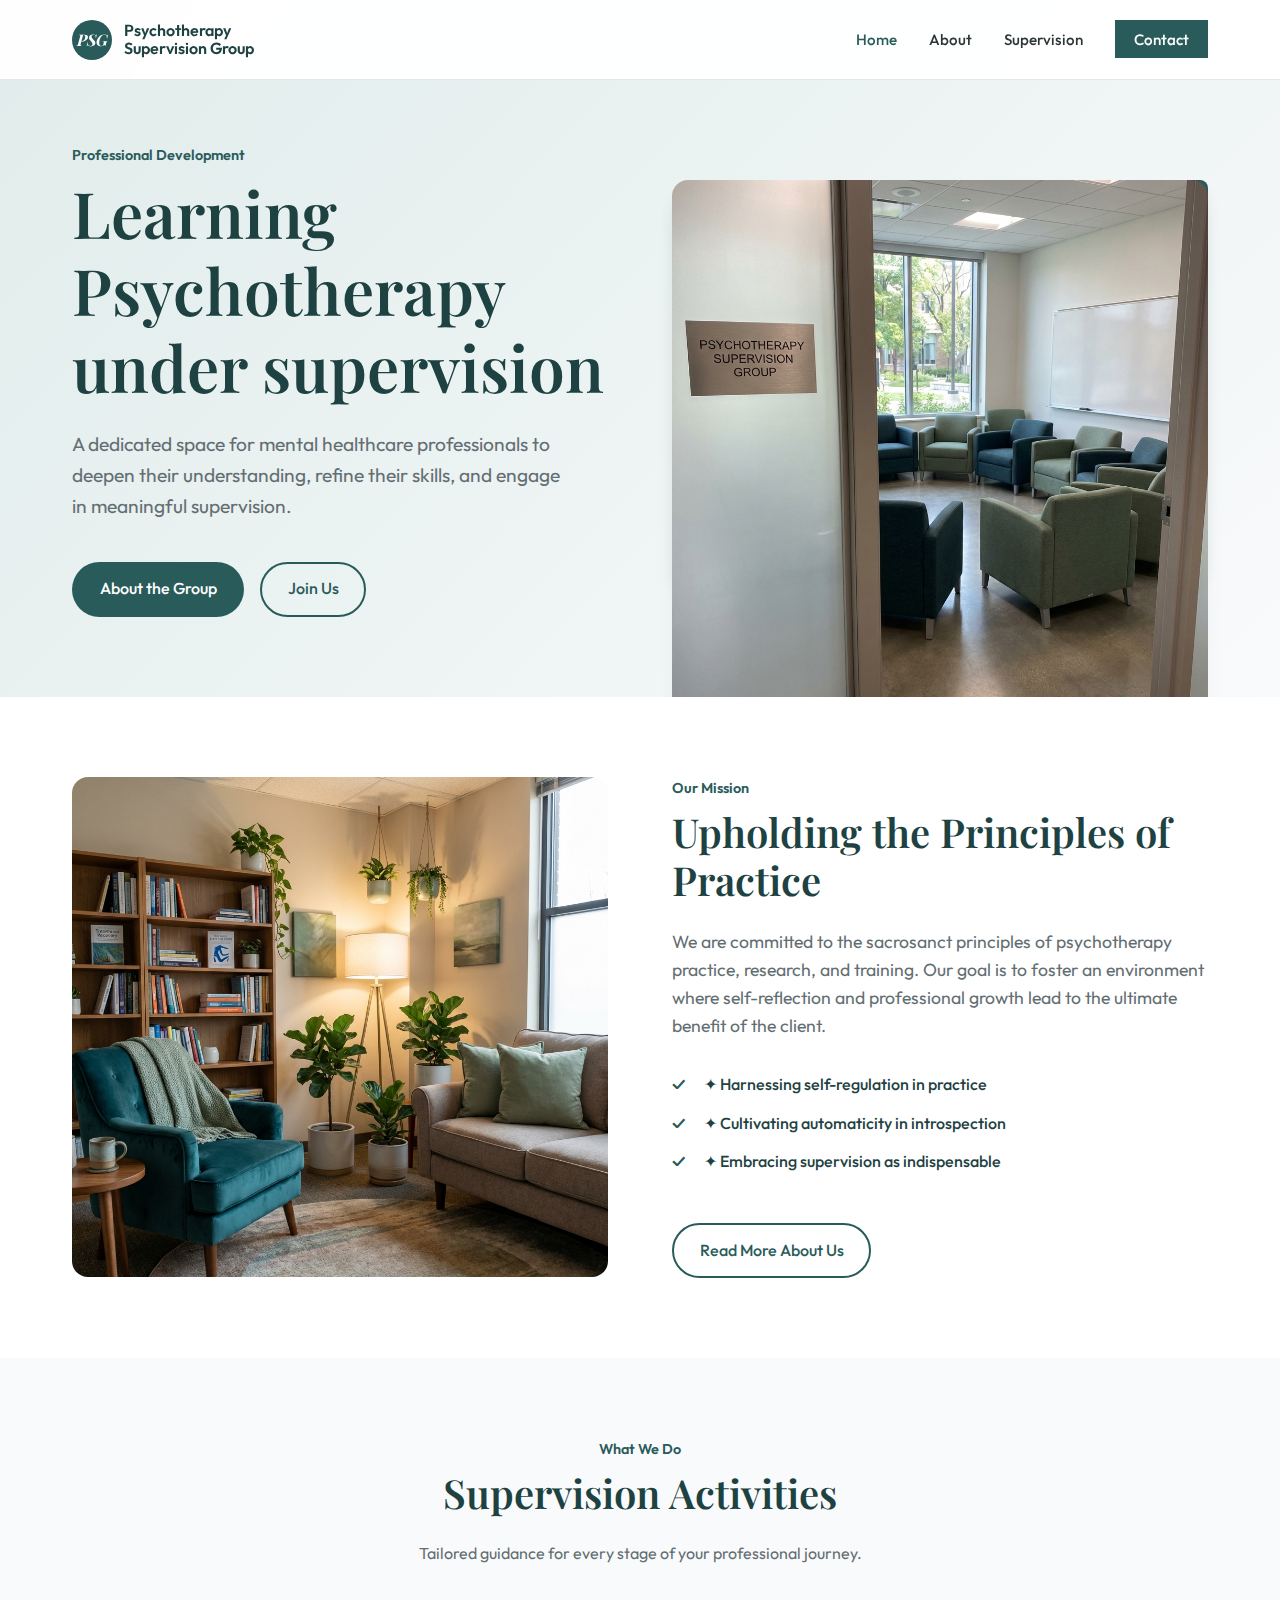
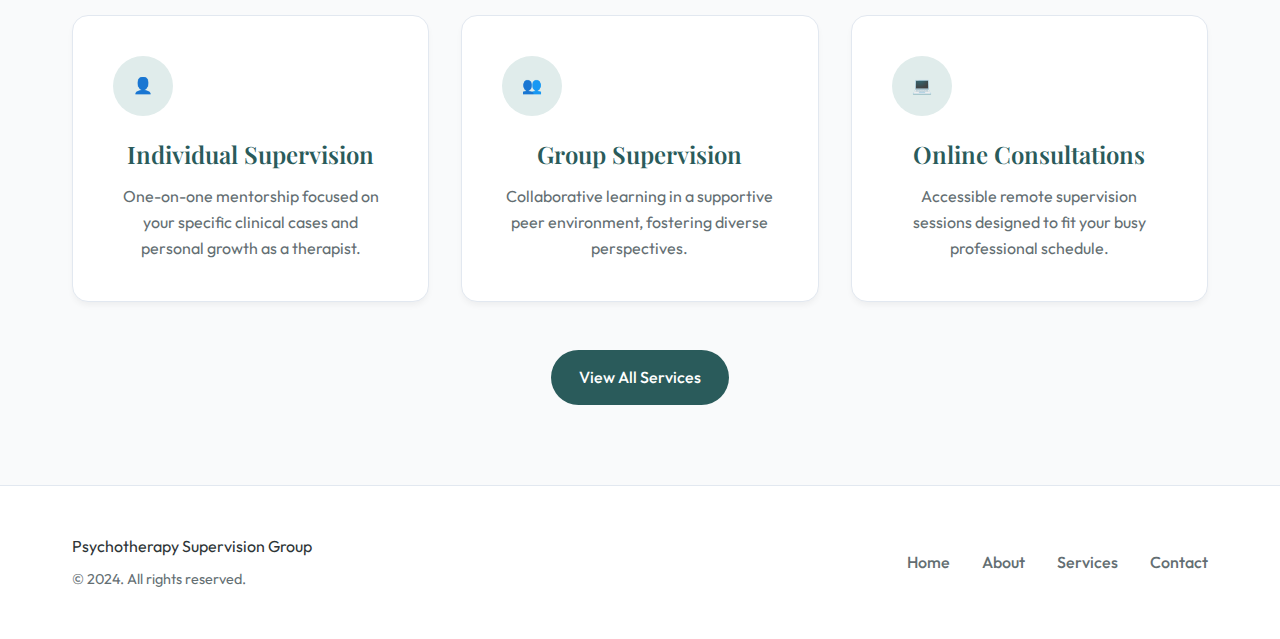
<file: index.html>
<!DOCTYPE html>
<html lang="en">

<head>
    <meta charset="UTF-8">
    <meta name="viewport" content="width=device-width, initial-scale=1.0">
    <title>Psychotherapy Supervision | Professional Development</title>
    <meta name="description"
        content="Professional psychotherapy supervision services for counselors and therapists. Enhance your clinical practice with expert guidance.">

    <!-- Fonts -->
    <link rel="preconnect" href="https://fonts.googleapis.com">
    <link rel="preconnect" href="https://fonts.gstatic.com" crossorigin>
    <link
        href="https://fonts.googleapis.com/css2?family=Outfit:wght@300;400;500;600;700&family=Playfair+Display:ital,wght@0,400;0,600;0,700;1,400&display=swap"
        rel="stylesheet">

    <link rel="stylesheet" href="style.css">

    <!-- Schema.org Markup -->
    <script type="application/ld+json">
    {
      "@context": "https://schema.org",
      "@type": "EducationalOrganization",
      "name": "Psychotherapy Supervision Group",
      "description": "A Group of Mental Healthcare Professionals invested in Learning Psychotherapy under Supervision.",
      "address": {
        "@type": "PostalAddress",
        "addressCountry": "IN"
      }
    }
    </script>
</head>

<body>
    <header class="header">
        <div class="container header-container">
            <a href="index.html" class="logo">
                <span class="logo-symbol">PSG</span>
                <span class="logo-text">Psychotherapy<br>Supervision Group</span>
            </a>

            <button class="mobile-toggle" aria-label="Toggle navigation">
                <span class="bar"></span>
                <span class="bar"></span>
                <span class="bar"></span>
            </button>

            <nav class="nav">
                <ul class="nav-list">
                    <li><a href="index.html" class="nav-link active">Home</a></li>
                    <li><a href="about.html" class="nav-link">About</a></li>
                    <li><a href="services.html" class="nav-link">Supervision</a></li>
                    <li><a href="contact.html" class="nav-link btn-primary">Contact</a></li>
                </ul>
            </nav>
        </div>
    </header>

    <main>
        <!-- Hero Section -->
        <section class="hero">
            <div class="container hero-container">
                <div class="hero-content fade-in-up">
                    <span class="section-badge">Professional Development</span>
                    <h1 class="hero-title">Learning Psychotherapy under supervision</h1>
                    <p class="hero-text">
                        A dedicated space for mental healthcare professionals to deepen their understanding,
                        refine their skills, and engage in meaningful supervision.
                    </p>
                    <div class="hero-actions">
                        <a href="about.html" class="btn btn-primary">About the Group</a>
                        <a href="contact.html" class="btn btn-outline">Join Us</a>
                    </div>
                </div>
                <div class="hero-visual fade-in-up" style="transition-delay: 0.2s;">
                    <div class="hero-image-wrapper">
                        <img src="group-therapy-room.png"
                            alt="Psychotherapy Supervision Group academic clinical setting"
                            style="width: 100%; height: auto; border-radius: var(--radius-md); box-shadow: var(--shadow-lg);">
                    </div>
                </div>
            </div>
        </section>

        <!-- Aims & Objectives Section -->
        <section class="section about-section">
            <div class="container">
                <div class="section-grid">
                    <div class="about-image-wrapper fade-in-up">
                        <img src="about-office.png" alt="A warm, modern, and inviting psychotherapy office space">
                    </div>

                    <div class="about-content fade-in-up" style="transition-delay: 0.2s;">
                        <span class="section-badge">Our Mission</span>
                        <h2 class="section-title">Upholding the Principles of Practice</h2>
                        <p>
                            We are committed to the sacrosanct principles of psychotherapy practice, research, and
                            training.
                            Our goal is to foster an environment where self-reflection and professional growth lead to
                            the
                            ultimate benefit of the client.
                        </p>

                        <ul class="feature-list">
                            <li>
                                <span class="feature-icon">✦</span>
                                Harnessing self-regulation in practice
                            </li>
                            <li>
                                <span class="feature-icon">✦</span>
                                Cultivating automaticity in introspection
                            </li>
                            <li>
                                <span class="feature-icon">✦</span>
                                Embracing supervision as indispensable
                            </li>
                        </ul>

                        <div style="margin-top: 3rem;">
                            <a href="about.html" class="btn btn-outline">Read More About Us</a>
                        </div>
                    </div>
                </div>
            </div>
        </section>

        <!-- Services Teaser -->
        <section class="section services-section">
            <div class="container text-center">
                <span class="section-badge">What We Do</span>
                <h2 class="section-title">Supervision Activities</h2>
                <p style="max-width: 600px; margin: 0 auto; color: var(--text-muted);">
                    Tailored guidance for every stage of your professional journey.
                </p>

                <div class="services-grid">
                    <div class="service-card fade-in-up">
                        <div class="service-icon">👤</div>
                        <h3>Individual Supervision</h3>
                        <p>One-on-one mentorship focused on your specific clinical cases and personal growth as a
                            therapist.</p>
                    </div>
                    <div class="service-card fade-in-up" style="transition-delay: 0.1s;">
                        <div class="service-icon">👥</div>
                        <h3>Group Supervision</h3>
                        <p>Collaborative learning in a supportive peer environment, fostering diverse perspectives.</p>
                    </div>
                    <div class="service-card fade-in-up" style="transition-delay: 0.2s;">
                        <div class="service-icon">💻</div>
                        <h3>Online Consultations</h3>
                        <p>Accessible remote supervision sessions designed to fit your busy professional schedule.</p>
                    </div>
                </div>
                <div style="margin-top: 3rem;">
                    <a href="services.html" class="btn btn-primary">View All Services</a>
                </div>
            </div>
        </section>
    </main>

    <footer class="footer">
        <div class="container">
            <div class="footer-content">
                <div class="footer-brand">
                    <span>Psychotherapy Supervision Group</span>
                    <p>&copy; 2024. All rights reserved.</p>
                </div>
                <div class="footer-links">
                    <a href="index.html">Home</a>
                    <a href="about.html">About</a>
                    <a href="services.html">Services</a>
                    <a href="contact.html">Contact</a>
                </div>
            </div>
        </div>
    </footer>

    <script src="script.js"></script>
</body>

</html>
</file>
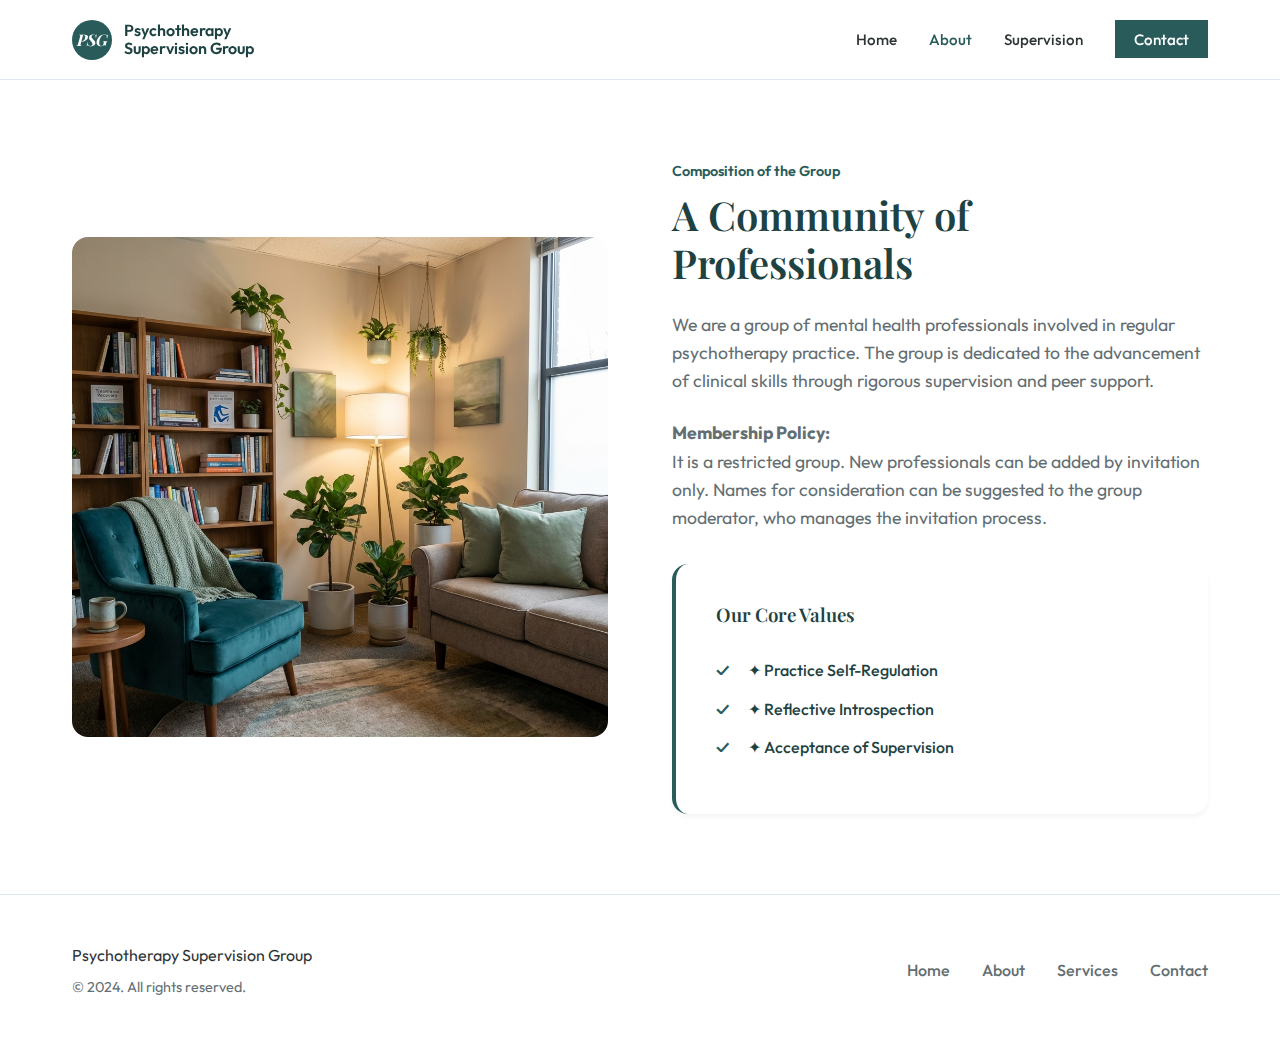
<file: about.html>
<!DOCTYPE html>
<html lang="en">

<head>
    <meta charset="UTF-8">
    <meta name="viewport" content="width=device-width, initial-scale=1.0">
    <title>About | Psychotherapy Supervision</title>
    <meta name="description"
        content="Learn about our experienced psychotherapy supervisors and our approach to clinical development.">
    <!-- Fonts -->
    <link rel="preconnect" href="https://fonts.googleapis.com">
    <link rel="preconnect" href="https://fonts.gstatic.com" crossorigin>
    <link
        href="https://fonts.googleapis.com/css2?family=Outfit:wght@300;400;500;600;700&family=Playfair+Display:ital,wght@0,400;0,600;0,700;1,400&display=swap"
        rel="stylesheet">
    <link rel="stylesheet" href="style.css">
</head>

<body>
    <header class="header">
        <div class="container header-container">
            <a href="index.html" class="logo">
                <span class="logo-symbol">PSG</span>
                <span class="logo-text">Psychotherapy<br>Supervision Group</span>
            </a>
            <button class="mobile-toggle" aria-label="Toggle navigation">
                <span class="bar"></span><span class="bar"></span><span class="bar"></span>
            </button>
            <nav class="nav">
                <ul class="nav-list">
                    <li><a href="index.html" class="nav-link">Home</a></li>
                    <li><a href="about.html" class="nav-link active">About</a></li>
                    <li><a href="services.html" class="nav-link">Supervision</a></li>
                    <li><a href="contact.html" class="nav-link btn-primary">Contact</a></li>
                </ul>
            </nav>
        </div>
    </header>

    <main>
        <div style="height: var(--header-height);"></div>
        <section class="section about-section">
            <div class="container">
                <div class="section-grid">
                    <div class="about-image-wrapper fade-in-up">
                        <img src="about-office.png" alt="A warm, modern, and inviting psychotherapy office space">
                    </div>
                    <div class="about-content fade-in-up" style="transition-delay: 0.2s;">
                        <span class="section-badge">Composition of the Group</span>
                        <h1 class="section-title">A Community of Professionals</h1>
                        <p>
                            We are a group of mental health professionals involved in regular psychotherapy practice.
                            The group is dedicated to the advancement of clinical skills through rigorous supervision
                            and peer support.
                        </p>
                        <p>
                            <strong>Membership Policy:</strong>
                            <br>
                            It is a restricted group. New professionals can be added by invitation only. Names for
                            consideration can be suggested to the group moderator, who manages the invitation process.
                        </p>
                        <div class="feature-box"
                            style="background: white; padding: 2.5rem; border-radius: var(--radius-md); box-shadow: var(--shadow-sm); margin-top: 2rem; border-left: 4px solid var(--primary-color);">
                            <h3 style="margin-bottom: 1.5rem; color: var(--primary-dark);">Our Core Values</h3>
                            <ul class="feature-list">
                                <li>
                                    <span class="feature-icon">✦</span>
                                    Practice Self-Regulation
                                </li>
                                <li>
                                    <span class="feature-icon">✦</span>
                                    Reflective Introspection
                                </li>
                                <li>
                                    <span class="feature-icon">✦</span>
                                    Acceptance of Supervision
                                </li>
                            </ul>
                        </div>
                    </div>
                </div>
            </div>
        </section>
    </main>

    <footer class="footer">
        <div class="container">
            <div class="footer-content">
                <div class="footer-brand">
                    <span>Psychotherapy Supervision Group</span>
                    <p>&copy; 2024. All rights reserved.</p>
                </div>
                <div class="footer-links">
                    <a href="index.html">Home</a>
                    <a href="about.html">About</a>
                    <a href="services.html">Services</a>
                    <a href="contact.html">Contact</a>
                </div>
            </div>
        </div>
    </footer>
    <script src="script.js"></script>
</body>

</html>
</file>
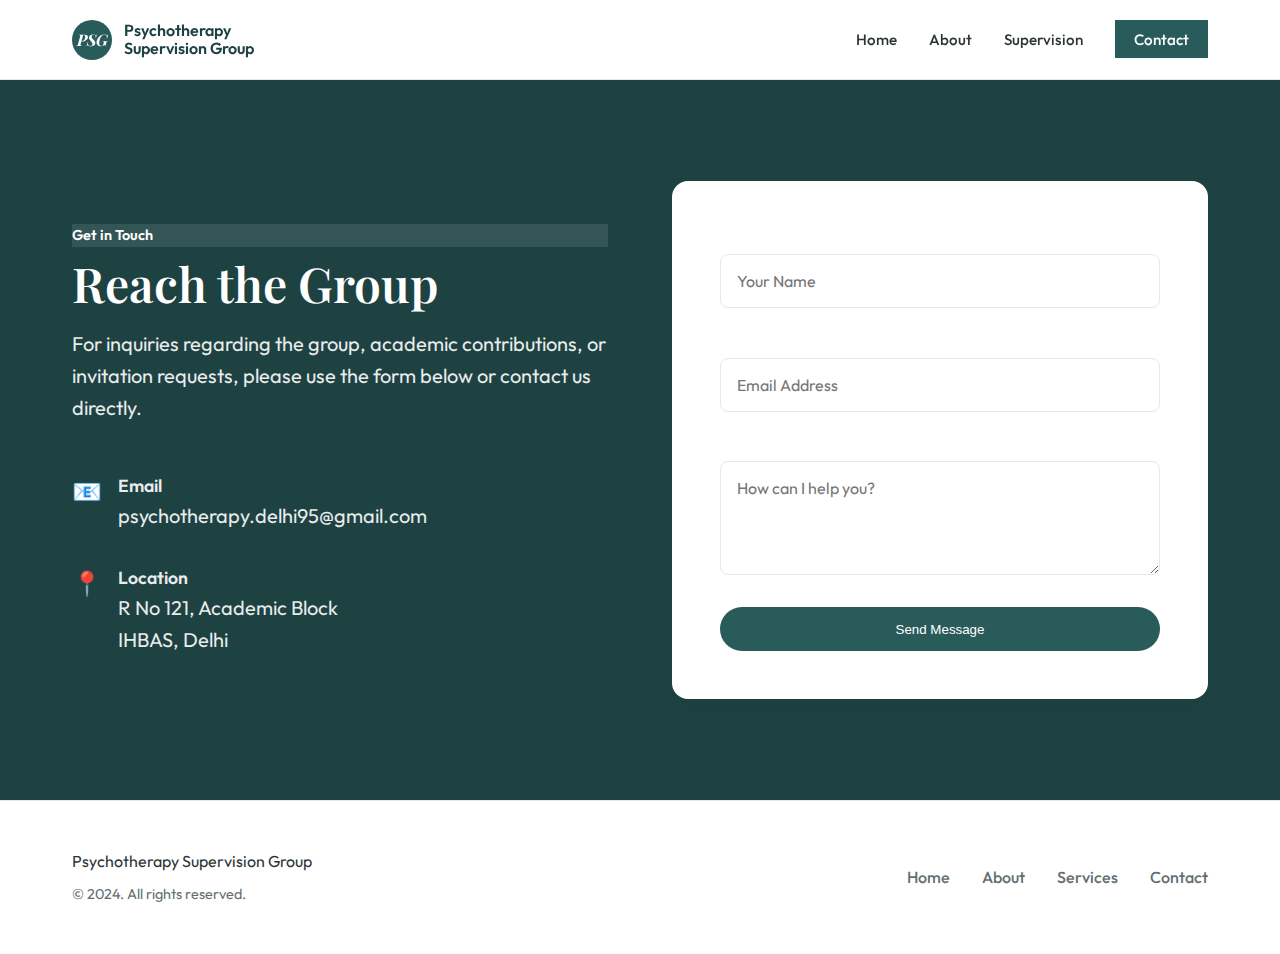
<file: contact.html>
<!DOCTYPE html>
<html lang="en">

<head>
    <meta charset="UTF-8">
    <meta name="viewport" content="width=device-width, initial-scale=1.0">
    <title>Contact | Psychotherapy Supervision</title>
    <meta name="description" content="Get in touch to schedule a supervision consultation.">
    <link
        href="https://fonts.googleapis.com/css2?family=Outfit:wght@300;400;500;600;700&family=Playfair+Display:ital,wght@0,400;0,600;1,400&display=swap"
        rel="stylesheet">
    <link rel="stylesheet" href="style.css">
</head>

<body>
    <header class="header">
        <div class="container header-container">
            <a href="index.html" class="logo">
                <span class="logo-symbol">PSG</span>
                <span class="logo-text">Psychotherapy<br>Supervision Group</span>
            </a>
            <button class="mobile-toggle" aria-label="Toggle navigation">
                <span class="bar"></span><span class="bar"></span><span class="bar"></span>
            </button>
            <nav class="nav">
                <ul class="nav-list">
                    <li><a href="index.html" class="nav-link">Home</a></li>
                    <li><a href="about.html" class="nav-link">About</a></li>
                    <li><a href="services.html" class="nav-link">Supervision</a></li>
                    <li><a href="contact.html" class="nav-link active btn-primary">Contact</a></li>
                </ul>
            </nav>
        </div>
    </header>

    <main>
        <div style="height: var(--header-height);"></div>

        <section class="section contact-section" style="min-height: 80vh; display: flex; align-items: center;">
            <div class="container contact-container">
                <div class="contact-content fade-in-up">
                    <span class="section-badge"
                        style="background: rgba(255,255,255,0.1); color: var(--accent-medium);">Get in Touch</span>
                    <h1 class="contact-title">Reach the Group</h1>
                    <p style="color: var(--accent-medium);">
                        For inquiries regarding the group, academic contributions, or invitation requests, please use
                        the form below or contact us directly.
                    </p>
                    <div style="margin-top: 3rem;">
                        <div style="display: flex; gap: 1rem; margin-bottom: 2rem;">
                            <span style="font-size: 1.5rem;">📧</span>
                            <div>
                                <p style="font-weight: 600; font-size: 1.1rem;">Email</p>
                                <p style="color: var(--accent-medium);">psychotherapy.delhi95@gmail.com</p>
                            </div>
                        </div>
                        <div style="display: flex; gap: 1rem;">
                            <span style="font-size: 1.5rem;">📍</span>
                            <div>
                                <p style="font-weight: 600; font-size: 1.1rem;">Location</p>
                                <p style="color: var(--accent-medium);">R No 121, Academic Block<br>IHBAS, Delhi</p>
                            </div>
                        </div>
                    </div>
                </div>
                <div class="contact-form-wrapper fade-in-up" style="transition-delay: 0.2s;">
                    <form class="contact-form">
                        <div class="form-group">
                            <label>Name</label>
                            <input type="text" placeholder="Your Name" required>
                        </div>
                        <div class="form-group">
                            <label>Email</label>
                            <input type="email" placeholder="Email Address" required>
                        </div>
                        <div class="form-group">
                            <label>Message</label>
                            <textarea rows="4" placeholder="How can I help you?" required></textarea>
                        </div>
                        <button type="submit" class="btn btn-primary" style="width: 100%;">Send Message</button>
                    </form>
                </div>
            </div>
        </section>
    </main>

    <footer class="footer">
        <div class="container">
            <div class="footer-content">
                <div class="footer-brand">
                    <span>Psychotherapy Supervision Group</span>
                    <p>&copy; 2024. All rights reserved.</p>
                </div>
                <div class="footer-links">
                    <a href="index.html">Home</a>
                    <a href="about.html">About</a>
                    <a href="services.html">Services</a>
                    <a href="contact.html">Contact</a>
                </div>
            </div>
        </div>
    </footer>
    <script src="script.js"></script>
</body>

</html>
</file>
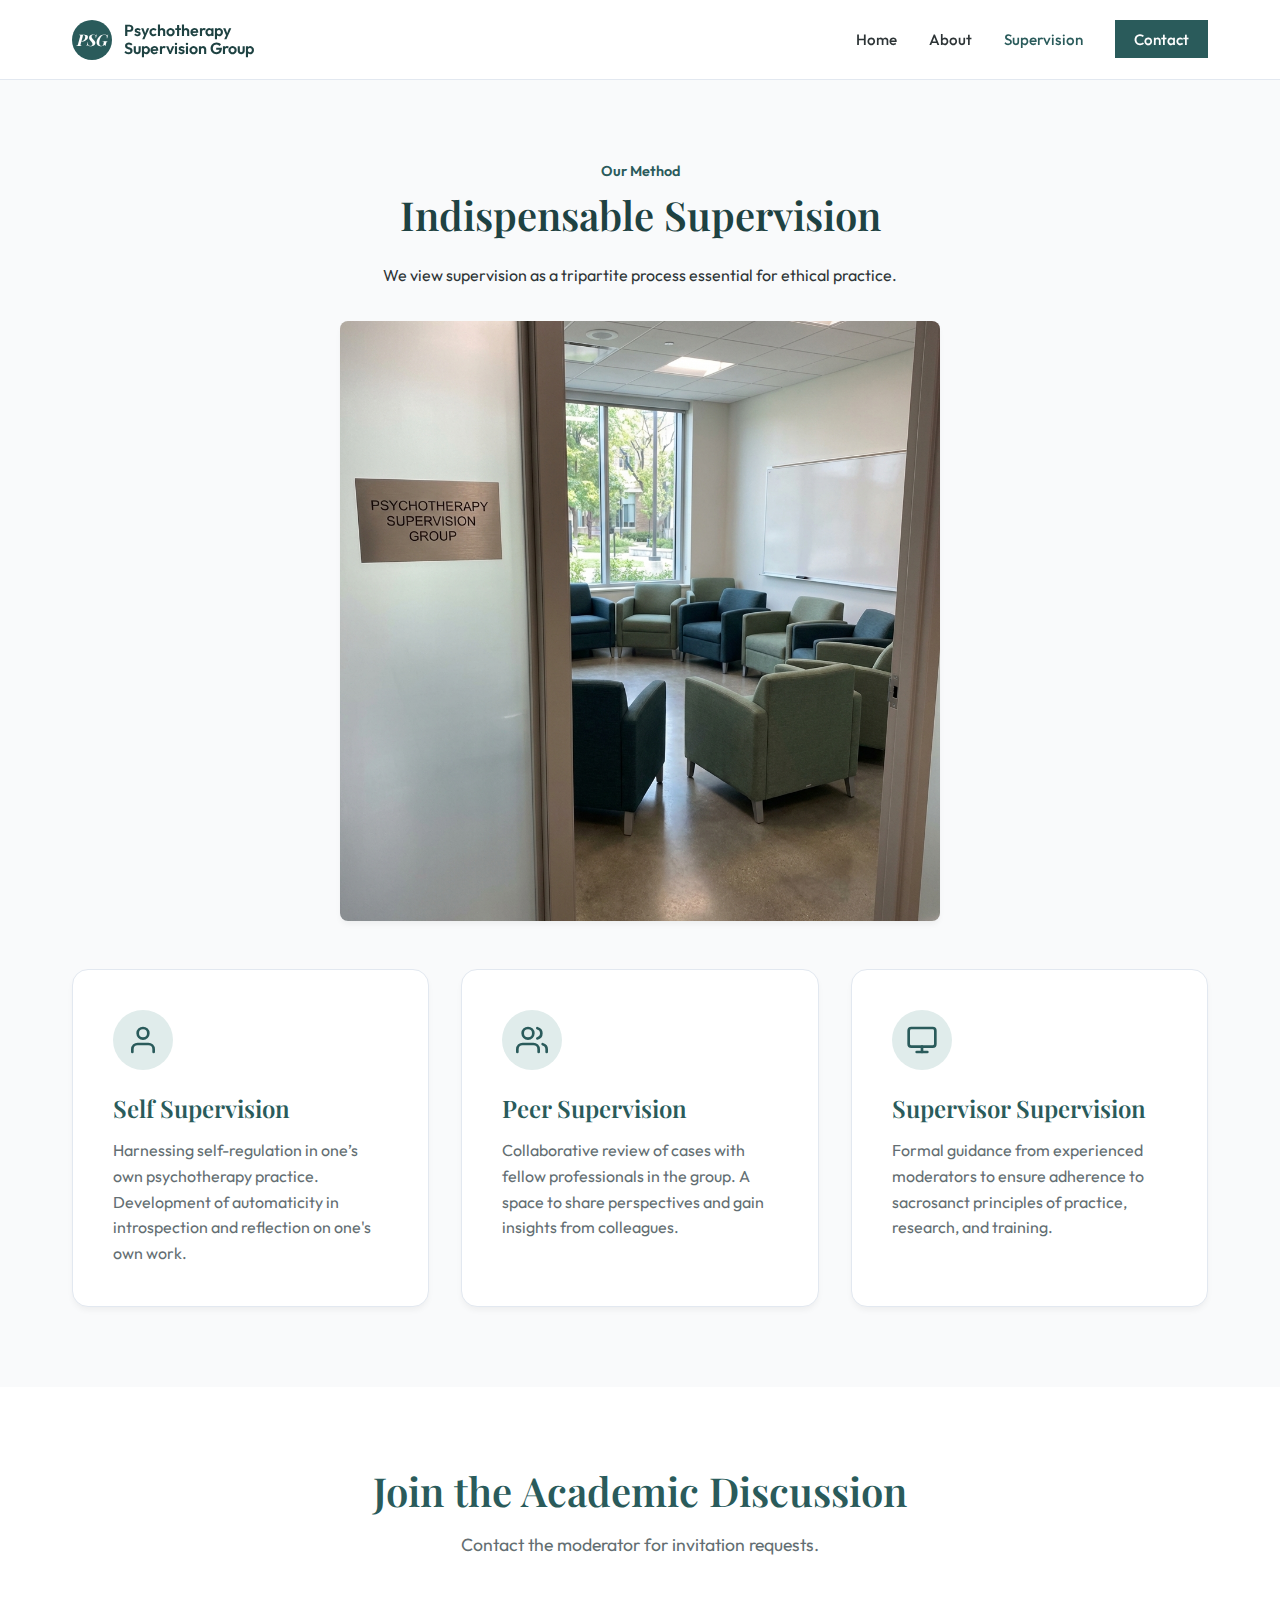
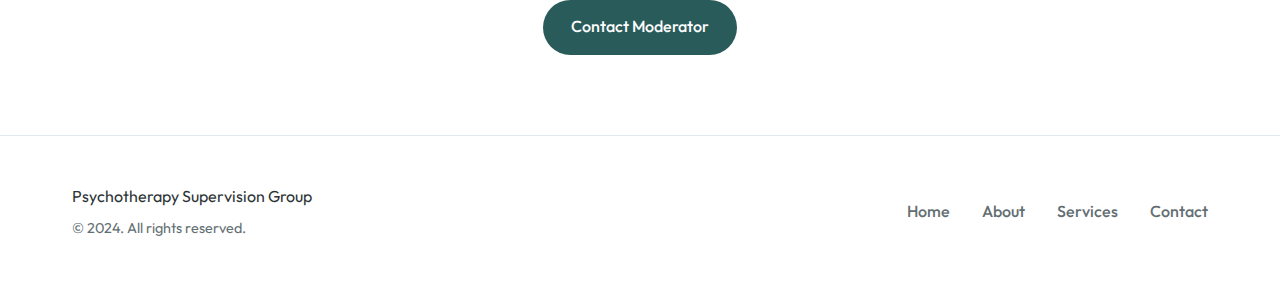
<file: services.html>
<!DOCTYPE html>
<html lang="en">

<head>
    <meta charset="UTF-8">
    <meta name="viewport" content="width=device-width, initial-scale=1.0">
    <title>Supervision Models | Psychotherapy Supervision Group</title>
    <meta name="description" content="Our approach to Self, Peer, and Supervisor supervision.">
    <link
        href="https://fonts.googleapis.com/css2?family=Outfit:wght@300;400;500;600;700&family=Playfair+Display:ital,wght@0,400;0,600;1,400&display=swap"
        rel="stylesheet">
    <link rel="stylesheet" href="style.css">
</head>

<body>
    <header class="header">
        <div class="container header-container">
            <a href="index.html" class="logo">
                <span class="logo-symbol">PSG</span>
                <span class="logo-text">Psychotherapy<br>Supervision Group</span>
            </a>
            <button class="mobile-toggle" aria-label="Toggle navigation">
                <span class="bar"></span><span class="bar"></span><span class="bar"></span>
            </button>
            <nav class="nav">
                <ul class="nav-list">
                    <li><a href="index.html" class="nav-link">Home</a></li>
                    <li><a href="about.html" class="nav-link">About</a></li>
                    <li><a href="services.html" class="nav-link active">Supervision</a></li>
                    <li><a href="contact.html" class="nav-link btn-primary">Contact</a></li>
                </ul>
            </nav>
        </div>
    </header>

    <main>
        <div style="height: var(--header-height);"></div>

        <section class="section" style="background-color: var(--bg-body);">
            <div class="container">
                <div class="section-header text-center fade-in-up">
                    <span class="section-badge">Our Method</span>
                    <h1 class="section-title">Indispensable Supervision</h1>
                    <p class="section-subtitle">We view supervision as a tripartite process essential for ethical
                        practice.</p>
                    <div style="margin: 2rem auto; max-width: 600px;" class="fade-in-up">
                        <img src="group-therapy-room.png"
                            alt="Clinical supervision room in an academic teaching hospital with circle of empty chairs"
                            style="width: 100%; border-radius: var(--radius-sm); box-shadow: var(--shadow-sm);">
                    </div>
                </div>

                <div class="services-grid">
                    <div class="service-card fade-in-up">
                        <div class="service-icon">
                            <svg width="32" height="32" viewBox="0 0 24 24" fill="none" stroke="currentColor"
                                stroke-width="2" stroke-linecap="round" stroke-linejoin="round">
                                <path d="M20 21v-2a4 4 0 0 0-4-4H8a4 4 0 0 0-4 4v2"></path>
                                <circle cx="12" cy="7" r="4"></circle>
                            </svg>
                        </div>
                        <h3>Self Supervision</h3>
                        <p>Harnessing self-regulation in one’s own psychotherapy practice. Development of automaticity
                            in introspection and reflection on one's own work.</p>
                    </div>

                    <div class="service-card fade-in-up" style="transition-delay: 0.1s;">
                        <div class="service-icon">
                            <svg width="32" height="32" viewBox="0 0 24 24" fill="none" stroke="currentColor"
                                stroke-width="2" stroke-linecap="round" stroke-linejoin="round">
                                <path d="M17 21v-2a4 4 0 0 0-4-4H5a4 4 0 0 0-4 4v2"></path>
                                <circle cx="9" cy="7" r="4"></circle>
                                <path d="M23 21v-2a4 4 0 0 0-3-3.87"></path>
                                <path d="M16 3.13a4 4 0 0 1 0 7.75"></path>
                            </svg>
                        </div>
                        <h3>Peer Supervision</h3>
                        <p>Collaborative review of cases with fellow professionals in the group. A space to share
                            perspectives and gain insights from colleagues.</p>
                    </div>

                    <div class="service-card fade-in-up" style="transition-delay: 0.2s;">
                        <div class="service-icon">
                            <svg width="32" height="32" viewBox="0 0 24 24" fill="none" stroke="currentColor"
                                stroke-width="2" stroke-linecap="round" stroke-linejoin="round">
                                <rect x="2" y="3" width="20" height="14" rx="2" ry="2"></rect>
                                <line x1="8" y1="21" x2="16" y2="21"></line>
                                <line x1="12" y1="17" x2="12" y2="21"></line>
                            </svg>
                        </div>
                        <h3>Supervisor Supervision</h3>
                        <p>Formal guidance from experienced moderators to ensure adherence to sacrosanct principles of
                            practice, research, and training.</p>
                    </div>
                </div>
            </div>
        </section>

        <!-- CTA -->
        <section class="section" style="background: white;">
            <div class="container text-center fade-in-up">
                <h2 style="font-size: 2.5rem; margin-bottom: 1rem;">Join the Academic Discussion</h2>
                <p style="margin: 0rem 0 2.5rem; color: var(--text-muted); font-size: 1.1rem;">
                    Contact the moderator for invitation requests.
                </p>
                <a href="contact.html" class="btn btn-primary">Contact Moderator</a>
            </div>
        </section>
    </main>

    <footer class="footer">
        <div class="container">
            <div class="footer-content">
                <div class="footer-brand">
                    <span>Psychotherapy Supervision Group</span>
                    <p>&copy; 2024. All rights reserved.</p>
                </div>
                <div class="footer-links">
                    <a href="index.html">Home</a>
                    <a href="about.html">About</a>
                    <a href="services.html">Services</a>
                    <a href="contact.html">Contact</a>
                </div>
            </div>
        </div>
    </footer>
    <script src="script.js"></script>
</body>

</html>
</file>
<file: style.css>
/* 
   Theme: Calm, Professional, Modern
   Colors: Deep Teal, Sage, Soft Greys, White
*/

:root {
    /* Color Palette */
    --primary-color: #2A5B5B;
    /* Deep Teal */
    --primary-dark: #1E4242;
    /* Darker Teal */
    --accent-color: #E0ECEB;
    /* Light Sage/Mist */
    --accent-dark: #B4D2D0;
    /* Darker Sage */
    --text-main: #2D3436;
    /* Charcoal */
    --text-muted: #636E72;
    /* Grey */
    --bg-body: #F9FAFB;
    /* Off-white */
    --bg-light: #FFFFFF;
    /* White */
    --border-color: #E2E8F0;

    /* Typography */
    --font-heading: 'Playfair Display', serif;
    --font-body: 'Outfit', sans-serif;

    /* Spacing & Layout */
    --container-width: 1200px;
    --header-height: 80px;
    --radius-sm: 8px;
    --radius-md: 16px;
    --radius-lg: 24px;

    /* Shadows */
    --shadow-sm: 0 4px 6px -1px rgba(0, 0, 0, 0.05);
    --shadow-md: 0 10px 15px -3px rgba(42, 91, 91, 0.1);
    --shadow-lg: 0 20px 25px -5px rgba(0, 0, 0, 0.05);
}

/* Reset & Base */
* {
    margin: 0;
    padding: 0;
    box-sizing: border-box;
}

html {
    scroll-behavior: smooth;
}

body {
    font-family: var(--font-body);
    background-color: var(--bg-body);
    color: var(--text-main);
    line-height: 1.6;
    overflow-x: hidden;
}

h1,
h2,
h3,
h4,
h5,
h6 {
    font-family: var(--font-heading);
    color: var(--primary-color);
    line-height: 1.2;
    font-weight: 600;
}

a {
    text-decoration: none;
    color: inherit;
    transition: all 0.3s ease;
}

ul {
    list-style: none;
}

img {
    max-width: 100%;
    display: block;
}

/* Utilities */
.container {
    max-width: var(--container-width);
    margin: 0 auto;
    padding: 0 2rem;
}

.section {
    padding: 5rem 0;
}

.btn {
    display: inline-flex;
    align-items: center;
    justify-content: center;
    padding: 0.8rem 1.6rem;
    border-radius: 50px;
    font-weight: 500;
    cursor: pointer;
    transition: all 0.3s ease;
    border: 2px solid transparent;
}

.btn-primary {
    background-color: var(--primary-color);
    color: white;
}

.btn-primary:hover {
    background-color: var(--primary-dark);
    transform: translateY(-2px);
    box-shadow: var(--shadow-md);
}

.btn-outline {
    border-color: var(--primary-color);
    color: var(--primary-color);
    background: transparent;
}

.btn-outline:hover {
    background-color: var(--primary-color);
    color: white;
}

.btn-block {
    width: 100%;
}

.text-center {
    text-align: center;
}

/* Header */
.header {
    height: var(--header-height);
    background-color: rgba(255, 255, 255, 0.95);
    backdrop-filter: blur(10px);
    position: fixed;
    top: 0;
    width: 100%;
    z-index: 1000;
    border-bottom: 1px solid var(--border-color);
}

.header-container {
    height: 100%;
    display: flex;
    justify-content: space-between;
    align-items: center;
}

.logo {
    display: flex;
    align-items: center;
    gap: 0.75rem;
}

.logo-symbol {
    width: 40px;
    height: 40px;
    background-color: var(--primary-color);
    color: white;
    display: flex;
    align-items: center;
    justify-content: center;
    border-radius: 50%;
    font-family: var(--font-heading);
    font-style: italic;
    font-weight: 700;
}

.logo-text {
    font-size: 1rem;
    font-weight: 600;
    line-height: 1.1;
    color: var(--primary-dark);
}

.nav-list {
    display: flex;
    align-items: center;
    gap: 2rem;
}

.nav-link {
    font-size: 0.95rem;
    font-weight: 500;
    color: var(--text-main);
}

.nav-link:hover,
.nav-link.active {
    color: var(--primary-color);
}

.nav-link.btn-primary {
    color: white;
    padding: 0.6rem 1.2rem;
}

/* Mobile Toggle */
.mobile-toggle {
    display: none;
    background: none;
    border: none;
    cursor: pointer;
    flex-direction: column;
    gap: 5px;
}

.bar {
    width: 25px;
    height: 2px;
    background-color: var(--text-main);
    transition: 0.3s;
}

/* Utilities for Multi-page */
.header-spacer {
    height: var(--header-height);
    width: 100%;
}

/* Hero Section */
.hero {
    padding-top: calc(var(--header-height) + 4rem);
    padding-bottom: 5rem;
    background: linear-gradient(135deg, var(--accent-color) 0%, rgba(255, 255, 255, 0) 100%);
    position: relative;
    overflow: hidden;
}

.hero-container {
    display: grid;
    grid-template-columns: 1fr 1fr;
    gap: 4rem;
    align-items: center;
}

.subtitle {
    display: inline-block;
    font-size: 0.9rem;
    text-transform: uppercase;
    letter-spacing: 1px;
    color: var(--primary-color);
    margin-bottom: 1rem;
    font-weight: 600;
    background-color: rgba(42, 91, 91, 0.1);
    padding: 0.25rem 0.75rem;
    border-radius: 4px;
}

.hero-title {
    font-size: 4rem;
    margin-bottom: 1.5rem;
    color: var(--primary-dark);
}

.hero-text {
    font-size: 1.2rem;
    color: var(--text-muted);
    margin-bottom: 2.5rem;
    max-width: 500px;
}

.hero-actions {
    display: flex;
    gap: 1rem;
}

.hero-visual {
    position: relative;
    height: 400px;
    background-color: var(--primary-color);
    /* Placeholder visual */
    border-radius: var(--radius-lg) var(--radius-sm) var(--radius-lg) var(--radius-sm);
    box-shadow: var(--shadow-md);
    background-image: url('https://images.unsplash.com/photo-1620641785835-296347898236?q=80&w=2864&auto=format&fit=crop');
    /* Example nature abstract */
    background-size: cover;
    background-position: center;
}

.abstract-shape {
    position: absolute;
    border-radius: 50%;
    z-index: -1;
}

/* About Section */
.about-section {
    background-color: var(--bg-light);
}

.section-grid {
    display: grid;
    grid-template-columns: 1fr 1fr;
    gap: 4rem;
    align-items: center;
}

.about-image-wrapper {
    height: 500px;
    background-color: var(--accent-color);
    border-radius: var(--radius-md);
    position: relative;
    overflow: hidden;
}

.image-placeholder {
    width: 100%;
    height: 100%;
    background-color: #ddd;
    background-image: url('https://images.unsplash.com/photo-1544717305-2782549b5136?q=80&w=2787&auto=format&fit=crop');
    /* Professional minimalist office */
    background-size: cover;
    background-position: center;
    transition: transform 0.5s ease;
}

.about-image-wrapper:hover .image-placeholder {
    transform: scale(1.05);
}

.section-badge {
    color: var(--primary-color);
    font-weight: 600;
    font-size: 0.9rem;
    display: block;
    margin-bottom: 0.5rem;
}

.section-title {
    font-size: 2.5rem;
    margin-bottom: 1.5rem;
    color: var(--primary-dark);
}

.about-content p {
    margin-bottom: 1.5rem;
    color: var(--text-muted);
    font-size: 1.1rem;
}

.feature-list {
    margin-top: 2rem;
}

.feature-list li {
    position: relative;
    padding-left: 2rem;
    margin-bottom: 0.8rem;
    font-weight: 500;
    color: var(--primary-dark);
}

.feature-list li::before {
    content: "✓";
    position: absolute;
    left: 0;
    color: var(--primary-color);
    font-weight: bold;
}

/* Services */
.services-grid {
    display: grid;
    grid-template-columns: repeat(auto-fit, minmax(300px, 1fr));
    gap: 2rem;
    margin-top: 3rem;
}

.service-card {
    background: white;
    padding: 2.5rem;
    border-radius: var(--radius-md);
    box-shadow: var(--shadow-sm);
    transition: transform 0.3s ease, box-shadow 0.3s ease;
    border: 1px solid var(--border-color);
}

.service-card:hover {
    transform: translateY(-5px);
    box-shadow: var(--shadow-md);
    border-color: var(--primary-color);
}

.service-icon {
    width: 60px;
    height: 60px;
    background-color: var(--accent-color);
    color: var(--primary-color);
    border-radius: 50%;
    display: flex;
    align-items: center;
    justify-content: center;
    margin-bottom: 1.5rem;
}

.service-card h3 {
    font-size: 1.5rem;
    margin-bottom: 1rem;
}

.service-card p {
    color: var(--text-muted);
}

/* Contact Section */
.contact-section {
    background-color: var(--primary-dark);
    color: white;
}

.contact-container {
    display: grid;
    grid-template-columns: 1fr 1fr;
    gap: 4rem;
    align-items: center;
}

.contact-title {
    color: white;
    font-size: 3rem;
    margin-bottom: 1rem;
}

.contact-content p {
    font-size: 1.25rem;
    opacity: 0.9;
}

.contact-form-wrapper {
    background: white;
    padding: 3rem;
    border-radius: var(--radius-md);
    box-shadow: var(--shadow-lg);
}

.form-group {
    margin-bottom: 1.5rem;
}

.form-group input,
.form-group textarea {
    width: 100%;
    padding: 1rem;
    border: 1px solid var(--border-color);
    border-radius: var(--radius-sm);
    font-family: var(--font-body);
    font-size: 1rem;
    transition: border-color 0.3s;
}

.form-group input:focus,
.form-group textarea:focus {
    outline: none;
    border-color: var(--primary-color);
}

/* Footer */
.footer {
    padding: 3rem 0;
    background-color: var(--bg-light);
    border-top: 1px solid var(--border-color);
}

.footer-content {
    display: flex;
    justify-content: space-between;
    align-items: center;
    flex-wrap: wrap;
    gap: 2rem;
}

.footer-brand p {
    color: var(--text-muted);
    font-size: 0.9rem;
    margin-top: 0.5rem;
}

.footer-links {
    display: flex;
    gap: 2rem;
}

.footer-links a {
    color: var(--text-muted);
    font-weight: 500;
}

.footer-links a:hover {
    color: var(--primary-color);
}

/* Responsive */
@media (max-width: 768px) {
    .header-container {
        padding: 0 1.5rem;
    }

    .mobile-toggle {
        display: flex;
        z-index: 1002;
    }

    .nav {
        position: fixed;
        top: 0;
        right: -100%;
        width: 100%;
        height: 100vh;
        background-color: white;
        transition: 0.4s ease;
        display: flex;
        align-items: center;
        justify-content: center;
        z-index: 1001;
    }

    .nav.active {
        right: 0;
    }

    .nav-list {
        flex-direction: column;
        gap: 2.5rem;
        text-align: center;
    }

    .nav-link {
        font-size: 1.5rem;
    }

    .hero-container,
    .section-grid,
    .contact-container {
        grid-template-columns: 1fr;
        gap: 2rem;
    }

    .hero-title {
        font-size: 3rem;
    }

    .hero-content {
        order: 2;
    }

    .hero-visual {
        order: 1;
        height: 300px;
    }

    .contact-title {
        font-size: 2.5rem;
    }

    .contact-form-wrapper {
        padding: 2rem;
    }
}
</file>
